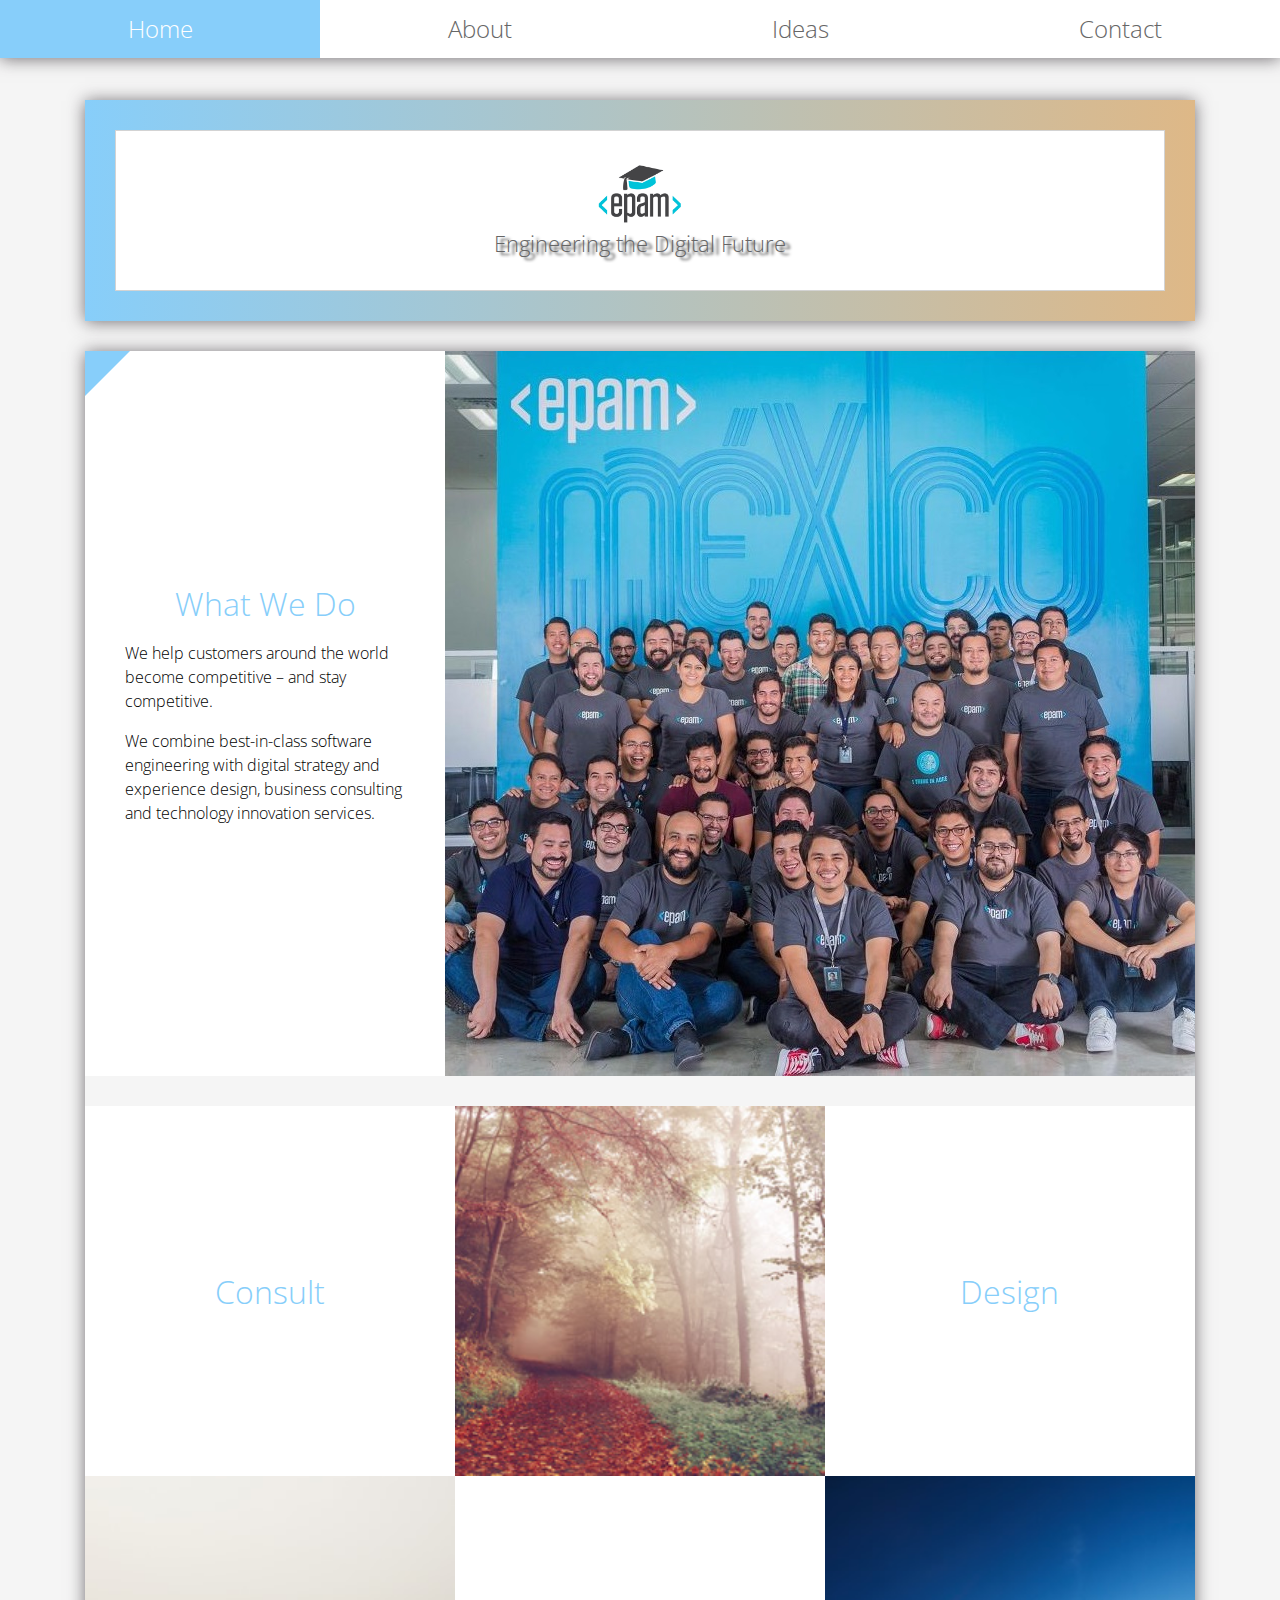
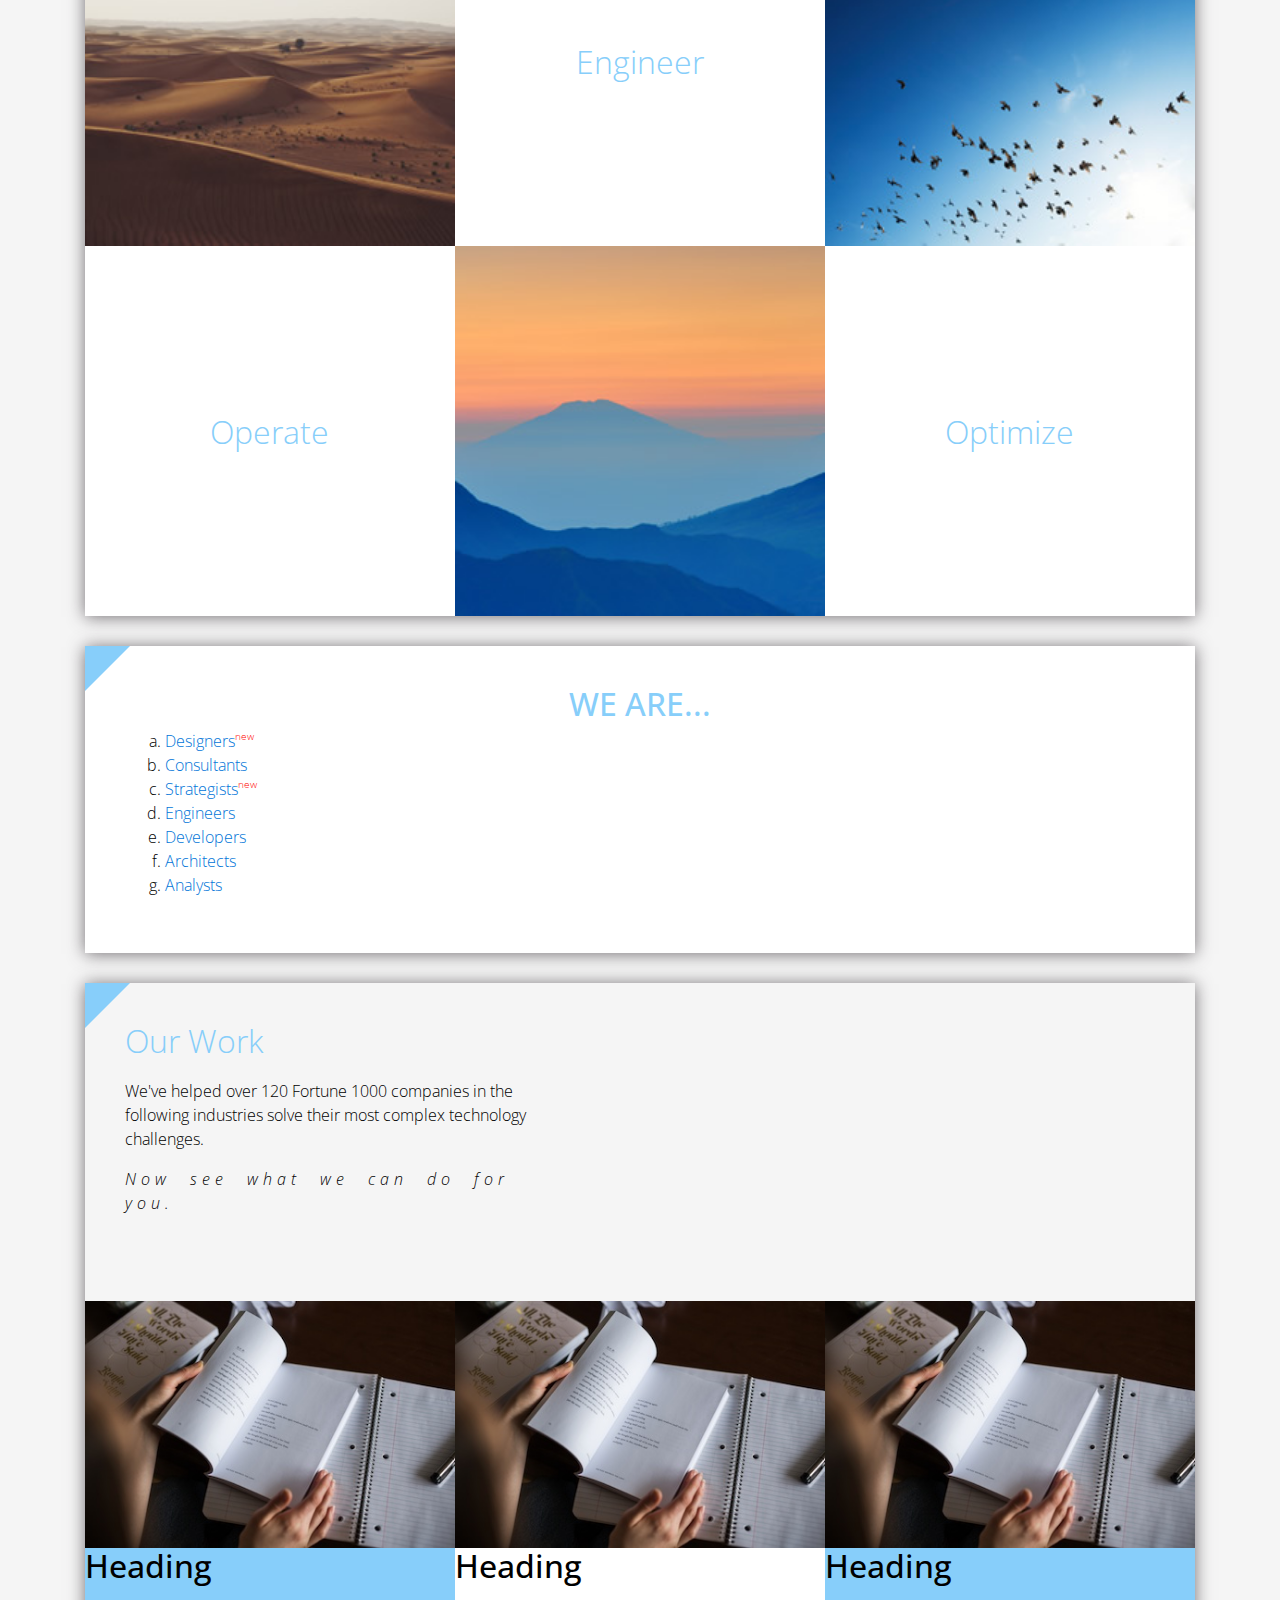
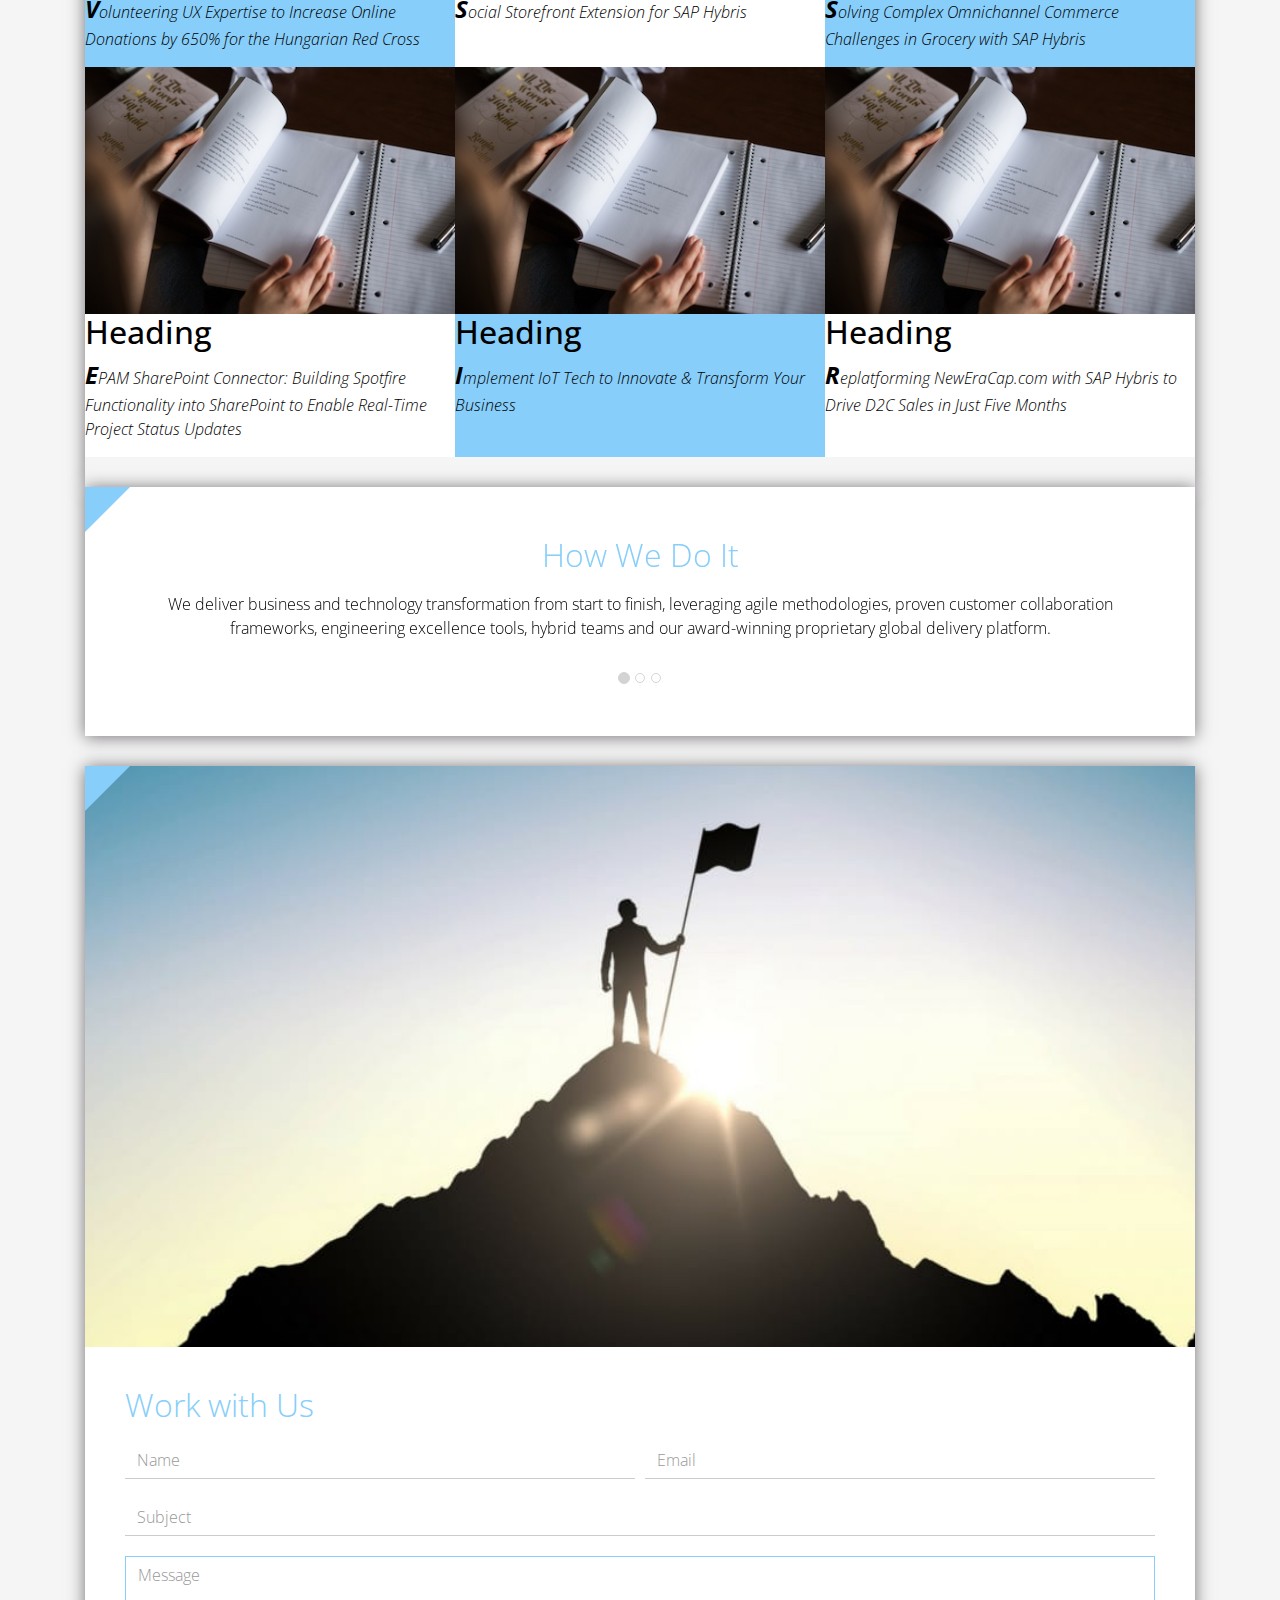
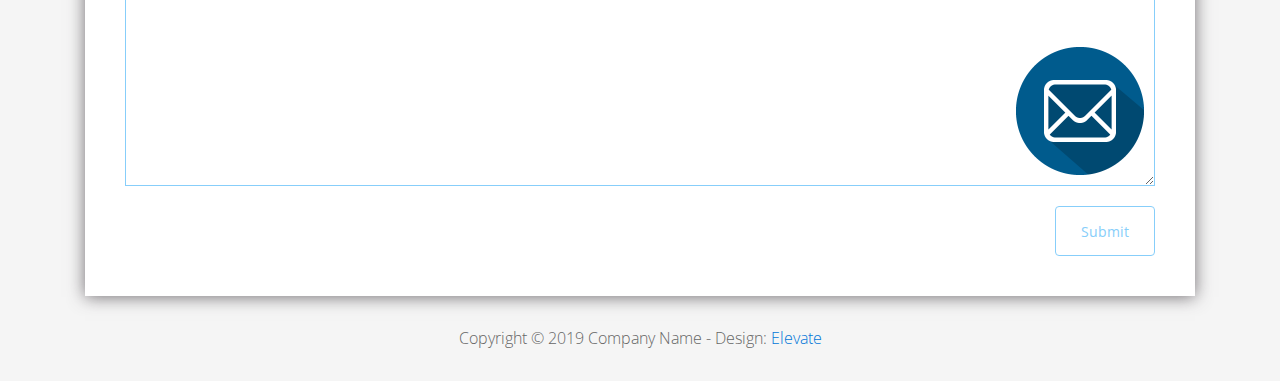
<file: FL12_HW2/homework/index.html>
<!DOCTYPE html>
<html lang="en">
<head>
  <meta charset="utf-8">
  <meta http-equiv="X-UA-Compatible" content="IE=edge">
  <meta name="viewport" content="width=device-width, initial-scale=1">

  <title>CSS Basics HW</title>



  <!-- load stylesheets -->
  <link rel="stylesheet" href="http://fonts.googleapis.com/css?family=Open+Sans:300,400">
  <!-- Google web font "Open Sans" -->
  <link rel="stylesheet" href="css/bootstrap.min.css">
  <!-- Bootstrap style -->
  <link rel="stylesheet" href="css/general.css">
  <link rel="stylesheet" href="css/style.css">
  <!-- Templatemo style -->
</head>

<body>
<div class="container">

  <div class="tm-sidebar">
    <nav class="tm-main-nav">
      <ul>
        <li class="tm-nav-item"><a href="#home" class="tm-nav-item-link">Home</a></li>
        <li class="tm-nav-item"><a href="#about" class="tm-nav-item-link">About</a></li>
        <li class="tm-nav-item"><a href="#ideas" class="tm-nav-item-link">Ideas</a></li>
        <li class="tm-nav-item"><a href="#contact" class="tm-nav-item-link">Contact</a></li>
      </ul>
    </nav>
  </div>

  <div class="tm-main-content">

    <div id="home" class="tm-content-box tm-content-header margin-b-10">
      <div class="tm-banner">
        <div class="tm-banner-inner">
          <img src="img/epam_logo.png" width="100" alt="">
          <p class="tm-banner-text">Engineering the Digital Future</p>
        </div>
      </div>
    </div>

    <section>
      <div class="tm-content-box flex-2-col">

        <div class="padding-medium flex-item tm-team-description-container flex-item">
          <h2 class="tm-section-title">What We Do</h2>
          <p class="tm-section-description">We help customers around the world become competitive – and stay competitive.</p>
          <p class="tm-section-description"> We combine best-in-class software engineering with digital strategy and experience design, business consulting and technology innovation services.</p>
        </div>
        <div class="flex-item tm-team-img">
          <img src="img/epam-mexico.jpg" alt="epam-mexico">
        </div>

      </div>

      <div id="about" class="tm-content-box">

        <ul class="boxes gallery-container">
          <li class="box box-bg">
            <h2 class="tm-section-title tm-section-title-box tm-box-bg-title">Consult</h2>
          </li>
          <li class="box">
            <a href="img/idea-large-01.jpg">
              <img src="img/idea-01.jpg" alt="Image" class="img-fluid thumbnail box-img">
            </a>
          </li>
          <li class="box box-bg">
            <h2 class="tm-section-title tm-section-title-box tm-box-bg-title">Design</h2>
          </li>
          <li class="box">
            <a href="img/idea-large-02.jpg">
              <img src="img/idea-02.jpg" alt="Image" class="img-fluid thumbnail box-img">
            </a>
          </li>
          <li class="box box-bg">
            <h2 class="tm-section-title tm-section-title-box tm-box-bg-title">Engineer</h2>
          </li>
          <li class="box">
            <a href="img/idea-large-03.jpg">
              <img src="img/idea-03.jpg" alt="Image" class="img-fluid thumbnail box-img">
            </a>
          </li>
          <li class="box box-bg">
            <h2 class="tm-section-title tm-section-title-box tm-box-bg-title">Operate</h2>
          </li>
          <li class="box">
            <a href="img/idea-large-04.jpg">
              <img src="img/idea-04.jpg" alt="Image" class="img-fluid thumbnail box-img">
            </a>
          </li>
          <li class="box box-bg">
            <h2 class="tm-section-title tm-section-title-box tm-box-bg-title">Optimize</h2>
          </li>
        </ul>

      </div>

    </section>

    <!-- slider -->
    <section class="heading tm-content-box">
      <div class="padding-medium">
        <h2> WE ARE...</h2>
        <ol>
          <li><a href="index.html" class="text">Designers</a></li>
          <li><a href="index.html">Consultants</a></li>
          <li><a href="#" class="text">Strategists</a></li>
          <li><a href="#">Engineers</a></li>
          <li><a href="#">Developers</a></li>
          <li><a href="#">Architects</a></li>
          <li><a href="#">Analysts</a></li>
        </ol>
      </div>
    </section>

    <section class="blocks">
      <div class="padding-medium flex-item tm-team-description-container">
        <h2 class="tm-section-title">Our Work</h2>
        <p class="tm-section-description">We've helped over 120 Fortune 1000 companies in the following industries solve their most complex technology challenges. </p>
        <p class="tm-section-description"> Now see what we can do for you.</p>
      </div>
      <div class="tm-content-box flex-2-col">
      </div>
      <div  class="tm-content-box">
        <ul class="boxes gallery-container">
          <li class="box box-work">
            <img src="img/study.jpeg" alt="Image" class="img-fluid">
            <div>
              <h2>Heading</h2>
              <p>Volunteering UX Expertise to Increase Online Donations by 650% for the Hungarian Red Cross</p>
            </div>
          </li>
          <li class="box box-work">
            <img src="img/study.jpeg" alt="Image" class="img-fluid">
            <div>
              <h2>Heading</h2>
              <p>Social Storefront Extension for SAP Hybris</p>
            </div>
          </li>
          <li class="box box-work">
            <img src="img/study.jpeg" alt="Image" class="img-fluid">
            <div>
              <h2>Heading</h2>
              <p>Solving Complex Omnichannel Commerce Challenges in Grocery with SAP Hybris</p>
            </div>
          </li>
          <li class="box box-work">
            <img src="img/study.jpeg" alt="Image" class="img-fluid">
            <div>
              <h2>Heading</h2>
              <p>EPAM SharePoint Connector: Building Spotfire Functionality into SharePoint to Enable Real-Time Project Status Updates</p>
            </div>
          </li>
          <li class="box box-work">
            <img src="img/study.jpeg" alt="Image" class="img-fluid">
            <div>
              <h2>Heading</h2>
              <p>Implement IoT Tech to Innovate &amp; Transform Your Business</p>
            </div>
          </li>
          <li class="box box-work">
            <img src="img/study.jpeg" alt="Image" class="img-fluid">
            <div>
              <h2>Heading</h2>
              <p>Replatforming NewEraCap.com with SAP Hybris to Drive D2C Sales in Just Five Months</p>
            </div>
          </li>
        </ul>

      </div>
    </section>

    <section id="ideas">
      <div id="tmCarousel" class="carousel slide tm-content-box" data-ride="carousel">

        <ol class="carousel-indicators">
          <li data-target="#tmCarousel" data-slide-to="0" class="active"></li>
          <li data-target="#tmCarousel" data-slide-to="1" class=""></li>
          <li data-target="#tmCarousel" data-slide-to="2" class=""></li>
        </ol>

        <div class="carousel-inner" role="listbox">

          <div class="carousel-item active">
            <div class="carousel-content">
              <div class="flex-item">
                <h2 class="tm-section-title">How We Do It</h2>
                <p class="tm-section-description carousel-description">We deliver business and technology transformation from start to finish, leveraging agile methodologies, proven customer collaboration frameworks, engineering excellence tools, hybrid teams and our award-winning proprietary global delivery platform.</p>
              </div>
            </div>
          </div>

          <div class="carousel-item">
            <div class="carousel-content">
              <div class="flex-item">
                <h2 class="tm-section-title">Our Clients</h2>
                <p class="tm-section-description carousel-description">Lorem ipsum dolor sit amet,
                  consectetur adipiscing elit. Quisque vel nisi pharetra nibh varius pharetra ac
                  sagittis nisi. Etiam pharetra vestibulum hendrerit. Pellentesque interdum metus
                  sed massa rutrum.</p>
              </div>
            </div>
          </div>

          <div class="carousel-item">
            <div class="carousel-content">
              <div class="flex-item">
                <h2 class="tm-section-title">Our Projects</h2>
                <p class="tm-section-description carousel-description">Donec ex libero, fringilla
                  vitae purus sit amet, rhoncus pharetra lorem. Pellentesque id sem id lacus
                  ultricies vehicula. Aliquam rutrum mi non. Pellentesque interdum metus sed massa
                  rutrum.</p>
              </div>
            </div>
          </div>

        </div>

      </div>
    </section>

    <section class="tm-content-box">
      <img src="img/contact-us.jpg" alt="Contact image" class="img-fluid img-contact-us">

      <div id="contact" class="padding-medium">
        <h2 class="tm-section-title">Work with Us</h2>
        <form action="#contact" method="get" class="contact-form">

          <div class="form-group col-xs-12 col-sm-12 col-md-6 col-lg-6 form-group-2-col-left">
            <input type="text" id="contact_name" name="contact_name" class="form-control"
                   placeholder="Name" required/>
          </div>
          <div class="form-group col-xs-12 col-sm-12 col-md-6 col-lg-6 form-group-2-col-right mandatory-field">
            <input type="email" id="contact_email" name="contact_email" class="form-control"
                   placeholder="Email" required/>
          </div>
          <div class="form-group">
            <input type="text" id="contact_subject" name="contact_subject" class="form-control"
                   placeholder="Subject" required/>
          </div>
          <div class="form-group">
            <textarea id="contact_message" name="contact_message" class="form-control" rows="9"
                      placeholder="Message" required></textarea>
          </div>

          <button type="submit" class="btn btn-primary submit-btn">Submit</button>

        </form>
      </div>
    </section>

    <footer class="tm-footer">
      <p class="text-xs-center">Copyright &copy; 2019 Company Name

        - Design: <a rel="nofollow" href="http://www.templatemo.com/tm-481-elevate"
                     target="_parent">Elevate</a></p>
    </footer>

  </div>

</div>

</body>
</html>
</file>
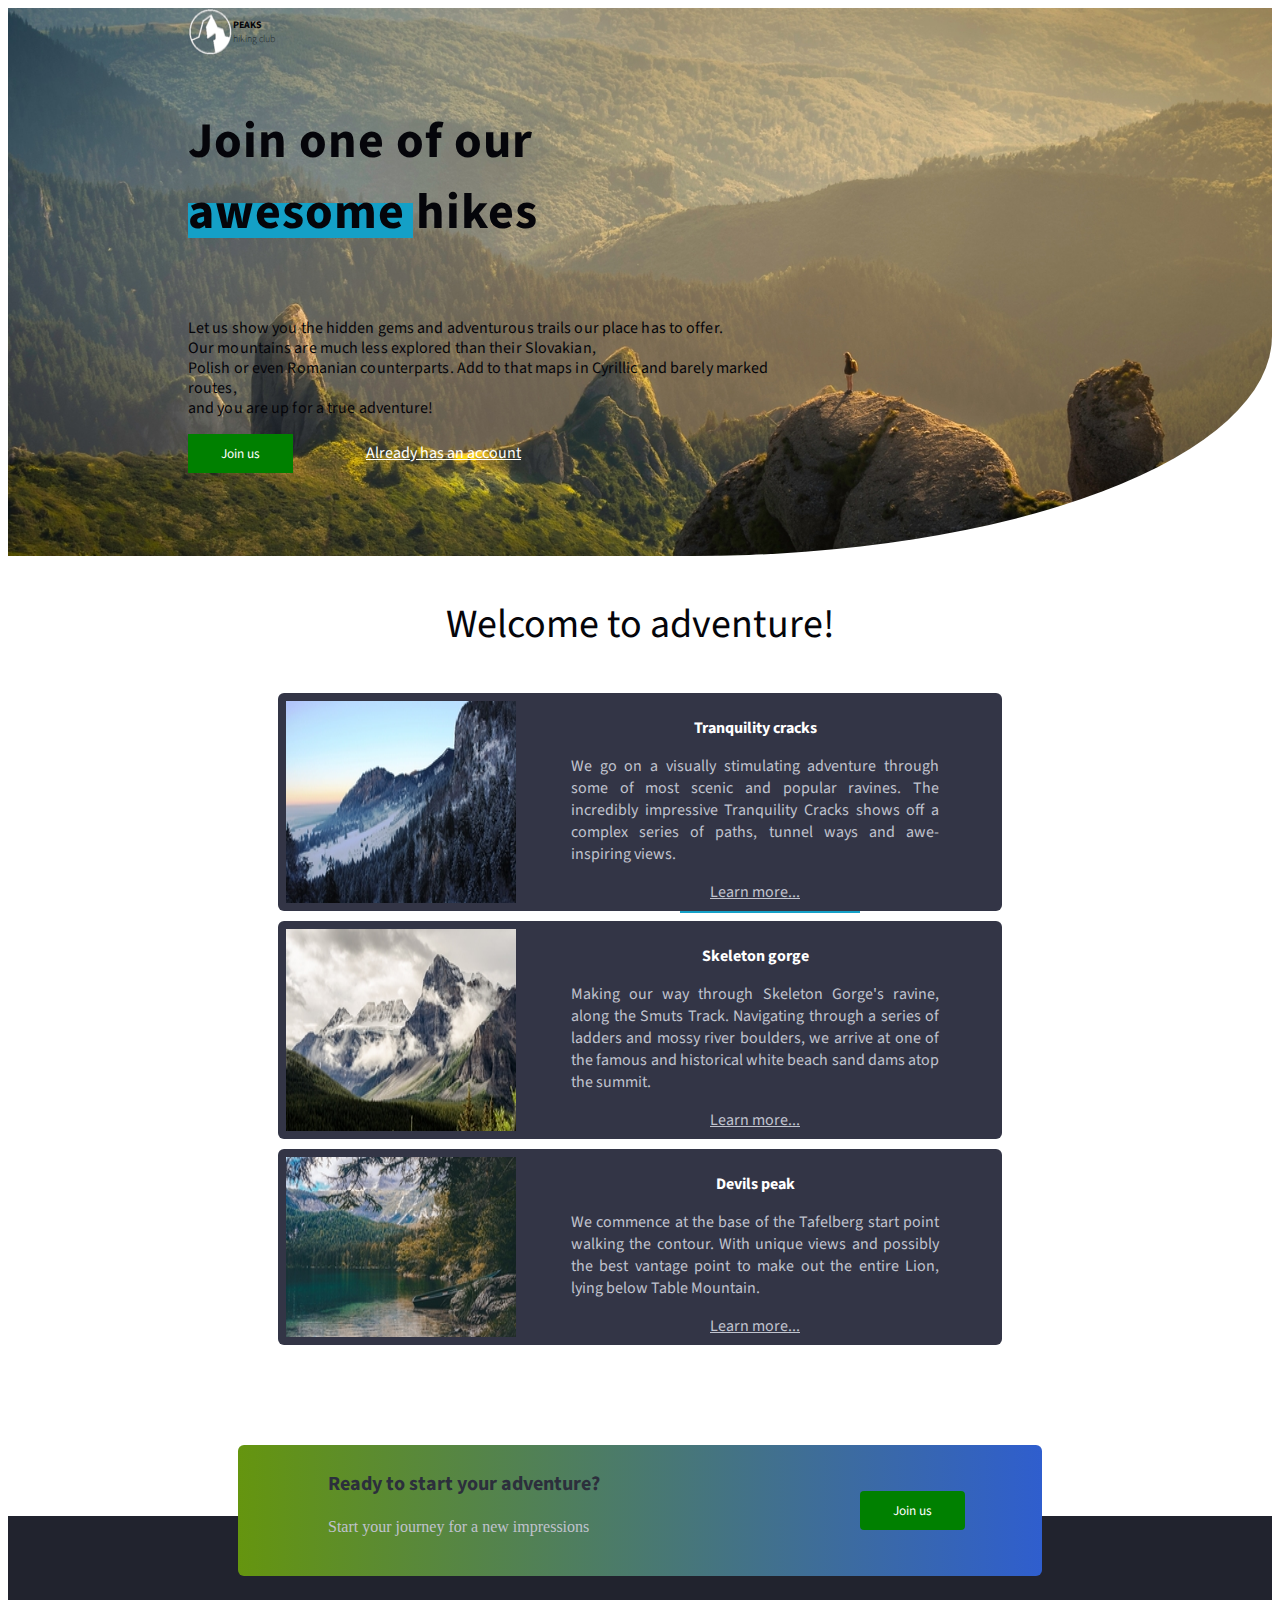
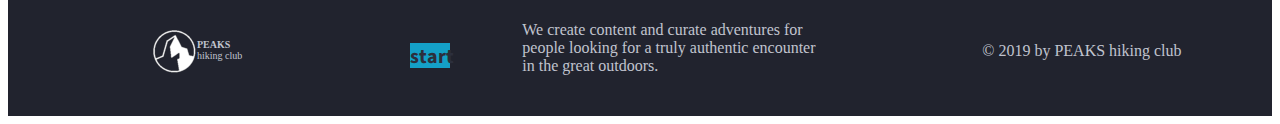
<file: FL12_HW3/homework/index.html>
<!DOCTYPE html>
<html lang="en">

<head>
    <meta charset="UTF-8">
    <meta name="viewport" content="width=device-width, initial-scale=1.0">
    <meta http-equiv="X-UA-Compatible" content="ie=edge">
    <link href="https://fonts.googleapis.com/css?family=Hind:400,600%7CSource+Sans+Pro:400,600,700%7CFresca"
          rel="stylesheet"/>

    <!-- Styles should be switched here: -->

    <link rel="stylesheet" type="text/css" href="css/style1.css">
    <!--     <link rel="stylesheet" type="text/css" href="css/style2.css">-->

    <title>PEAKS hiking club</title>
</head>

<body>
<header class="header">
    <div class="header-wrap">
        <div class="landing-logo">
            <img src="img/m-logo.png" alt="logo"/>
            <p>PEAKS<span>hiking club</span></p>
        </div>
        <p class="header_heading">
            Join one of our awesome hikes
        </p>
        <p class="header_text">
            Let us show you the hidden gems and adventurous trails our place has to offer.
            Our mountains are much less explored than their Slovakian,
            Polish or even Romanian counterparts. Add to that maps in Cyrillic and barely marked routes,
            and you are up for a true adventure!
        </p>
        <div>
            <button class="header_button">Join us</button>
            <a href="#" class="login">Already has an account</a>
        </div>
    </div>
</header>
<main class="section">
    <p class="section_text">
        Welcome to adventure!
    </p>
    <div class="section_card_wrap">
        <div class="section_card">
            <img class="section_card_img"
                 src="img/m-1.jpg"
                 alt="experts"/>
            <div class="	">
                <p class="section_card_heading">
                    Tranquility cracks
                </p>
                <p class="section_card_text">
                    We go on a visually stimulating adventure through some of most scenic and popular ravines.
                    The incredibly impressive Tranquility Cracks shows off a complex series of paths, tunnel ways and
                    awe-inspiring views.
                </p>
                <a href="#" class="section_link">Learn more...</a>
            </div>
        </div>
        <div class="section_card">
            <img class="section_card_img"
                 src="img/m-2.jpg"
                 alt="content formats"/>
            <div class="section_card_right_container">
                <p class="section_card_heading">
                    Skeleton gorge
                </p>
                <p class="section_card_text">
                    Making our way through Skeleton Gorge's ravine, along the Smuts Track.
                    Navigating through a series of ladders and mossy river boulders, we arrive at one of the famous and
                    historical white beach sand dams atop the summit.
                </p>
                <a href="#" class="section_link">Learn more...</a>
            </div>
        </div>
        <div class="section_card">
            <img class="section_card_img"
                 src="img/m-3.jpg"
                 alt="certificate"/>
            <div class="section_card_right_container">
                <p class="section_card_heading">
                    Devils peak
                </p>
                <p class="section_card_text">
                    We commence at the base of the Tafelberg start point walking the contour.
                    With unique views and possibly the best vantage point to make out the entire Lion, lying below Table
                    Mountain.
                </p>
                <a href="#" class="section_link">Learn more...</a>
            </div>
        </div>
    </div>
    <div class="section_banner">
        <div class="section_banner_text_wrap">
            <p class="section_banner_heading">
                Ready to start your adventure?
            </p>
            <p class="section_banner_text">
                Start your journey for a new impressions
            </p>
        </div>
        <button class="section_banner_button">Join us</button>
    </div>
</main>
<footer class="footer">
    <div class="footer-wrap">
        <div class="footer_logo landing-logo">
            <img src="img/m-logo.png" alt="logo"/>
            <p>PEAKS<span>hiking club</span></p>
        </div>
        <p class="footer_text">
            We create content and curate adventures for people looking for a truly authentic encounter in the great
            outdoors.
        </p>
        <span class="footer-cr">
          &copy; 2019 by PEAKS hiking club
        </span>
    </div>
</footer>
</body>

</html>
</file>
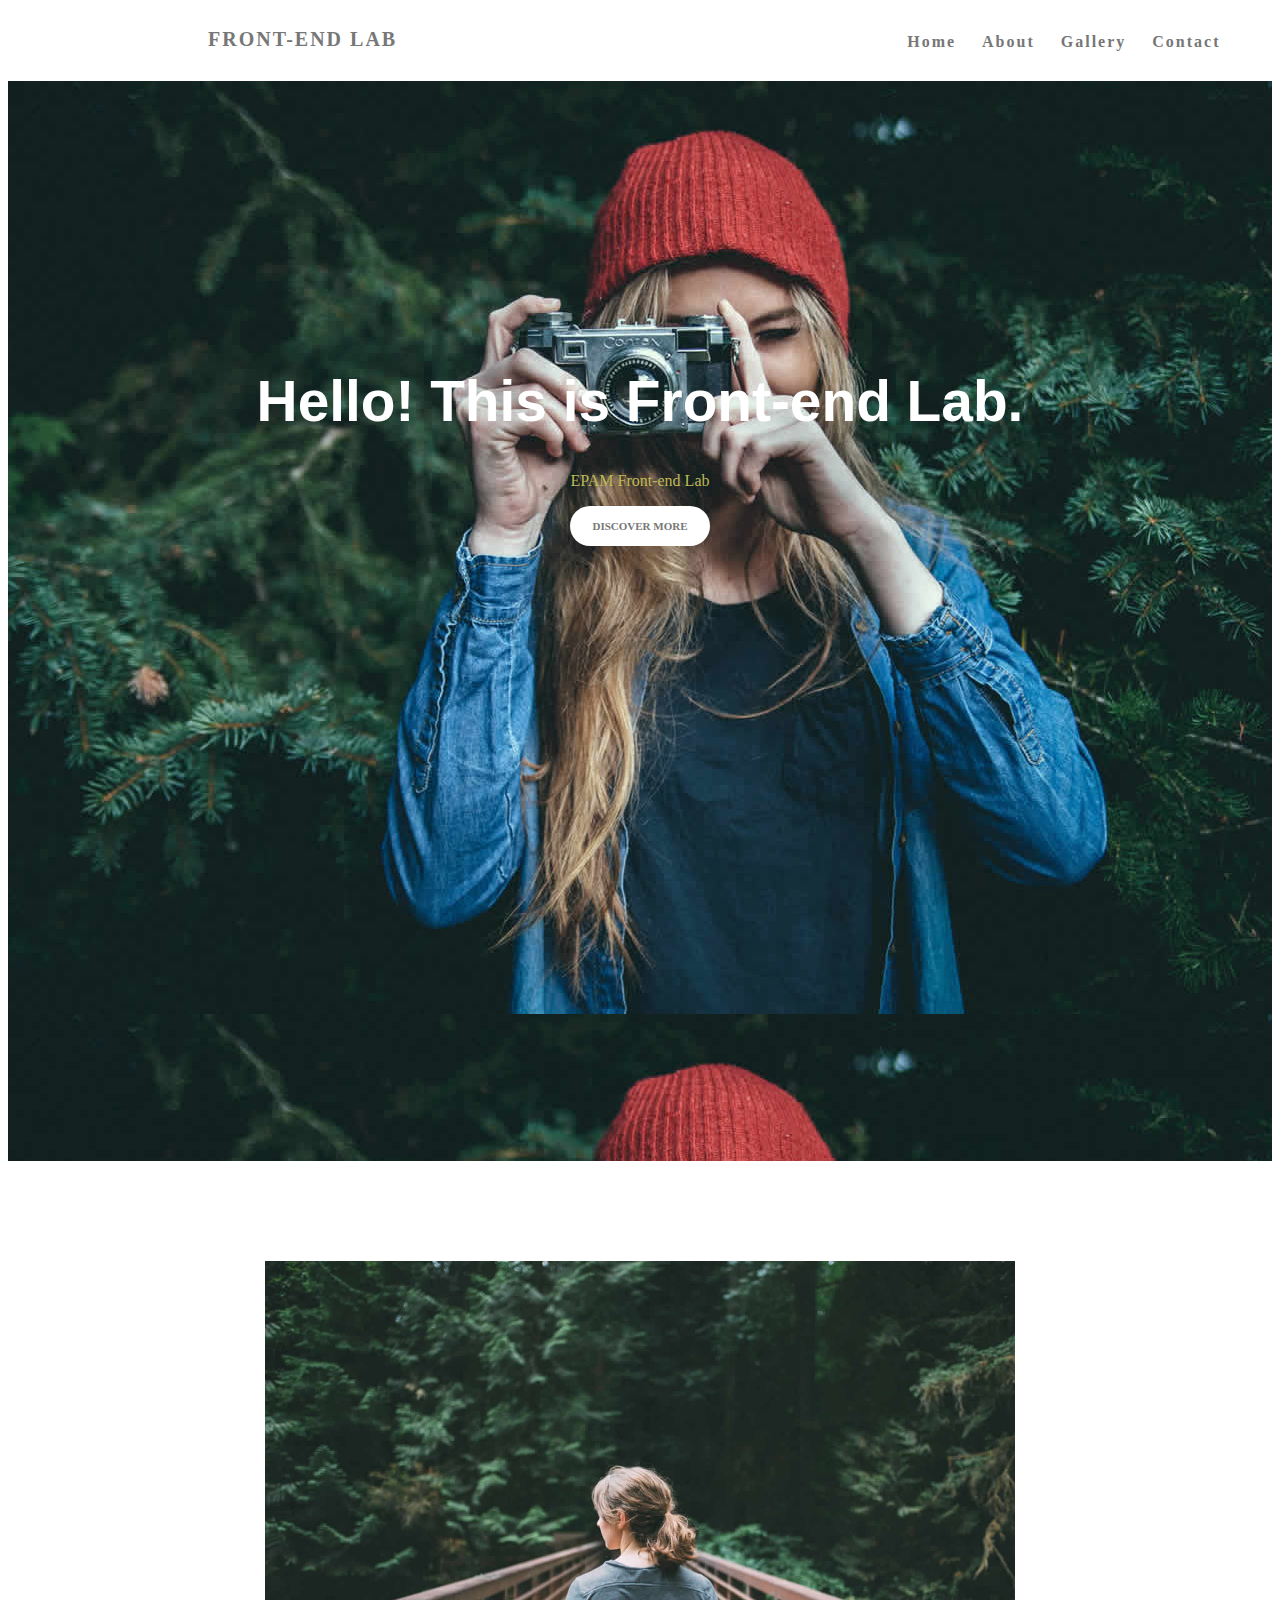
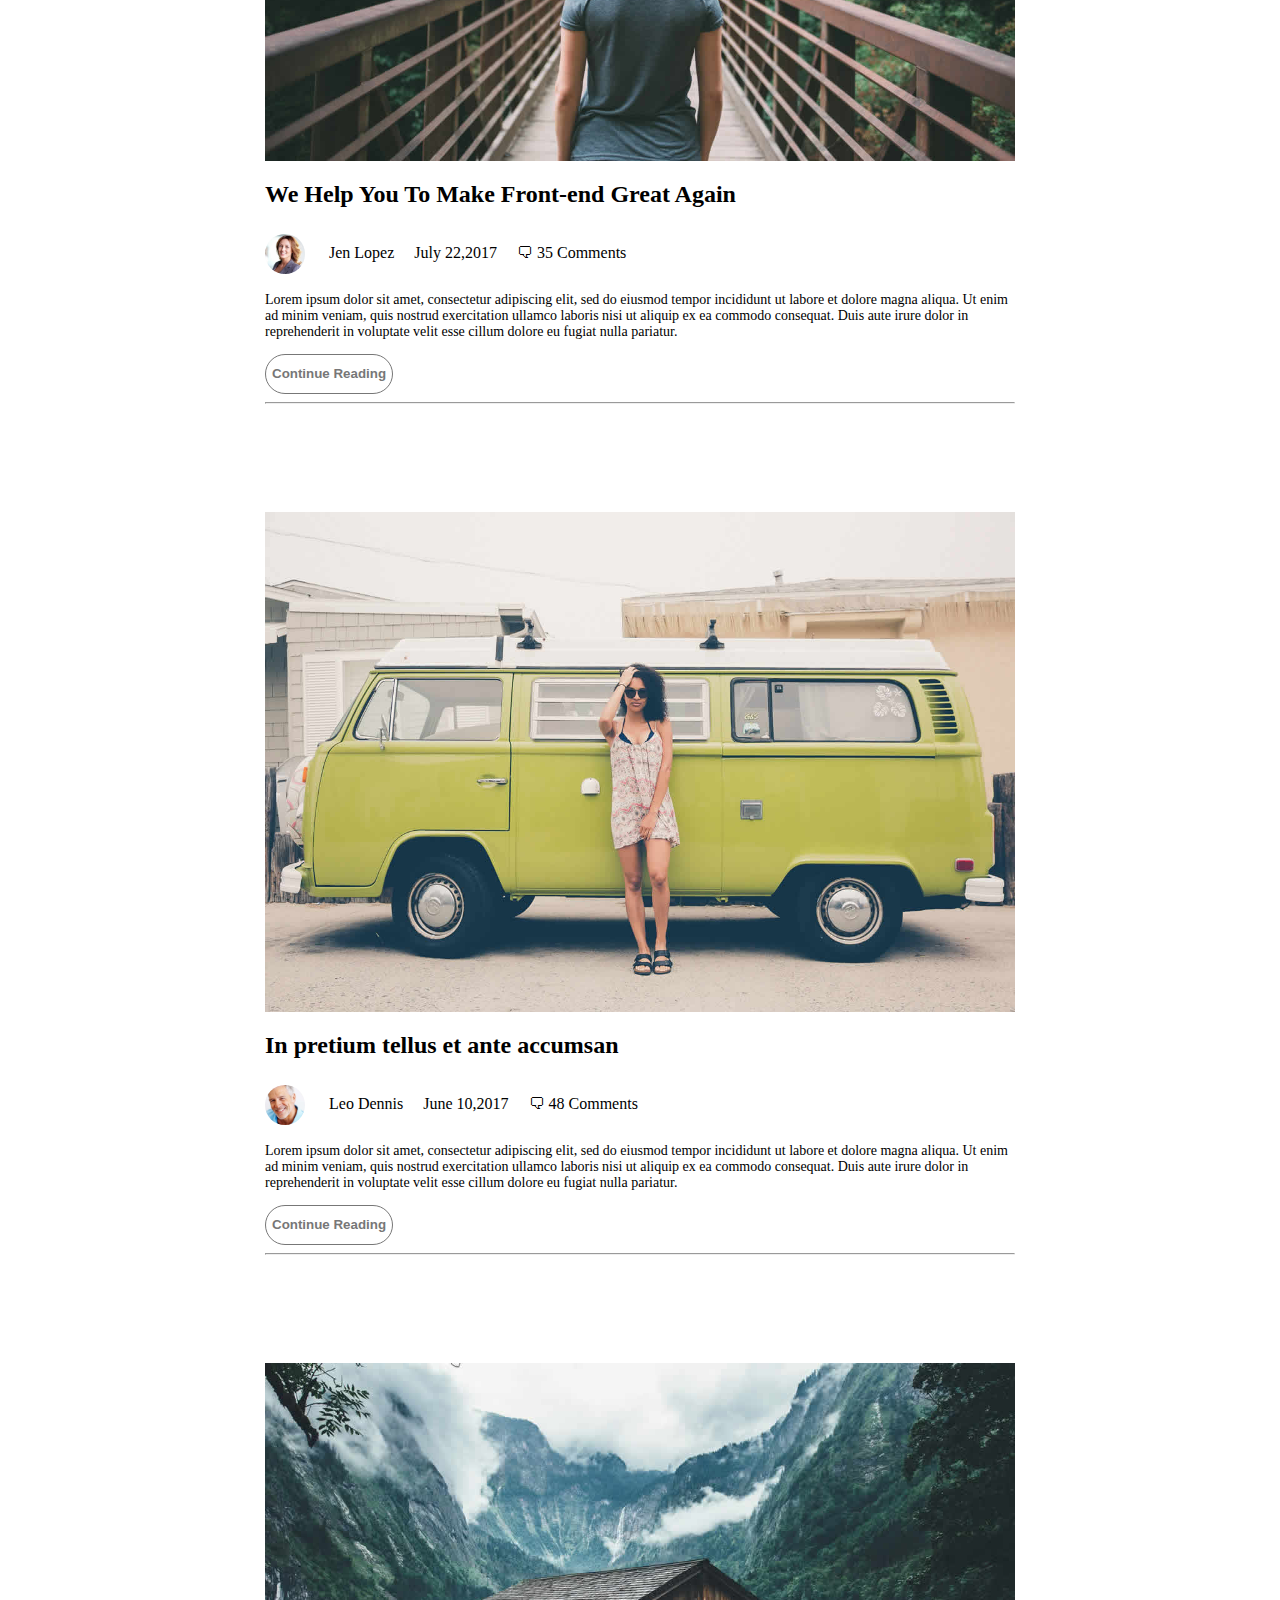
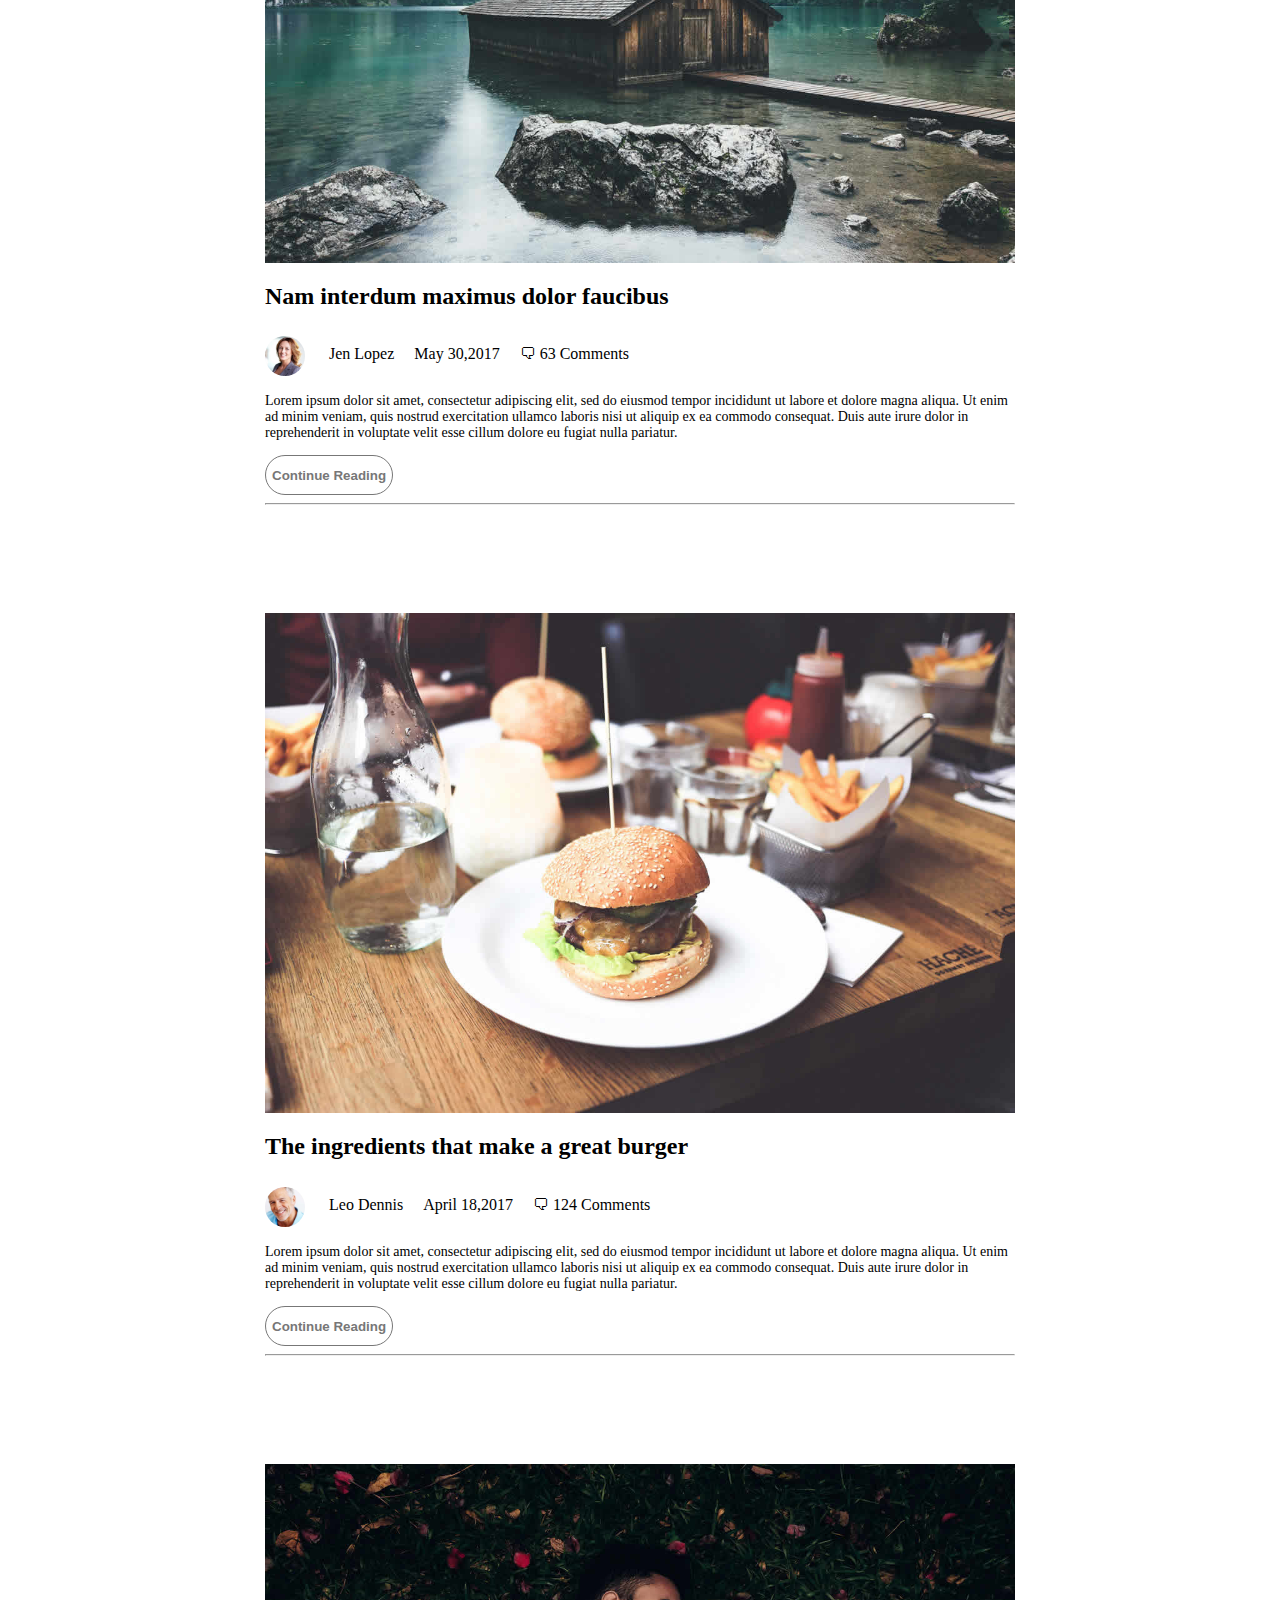
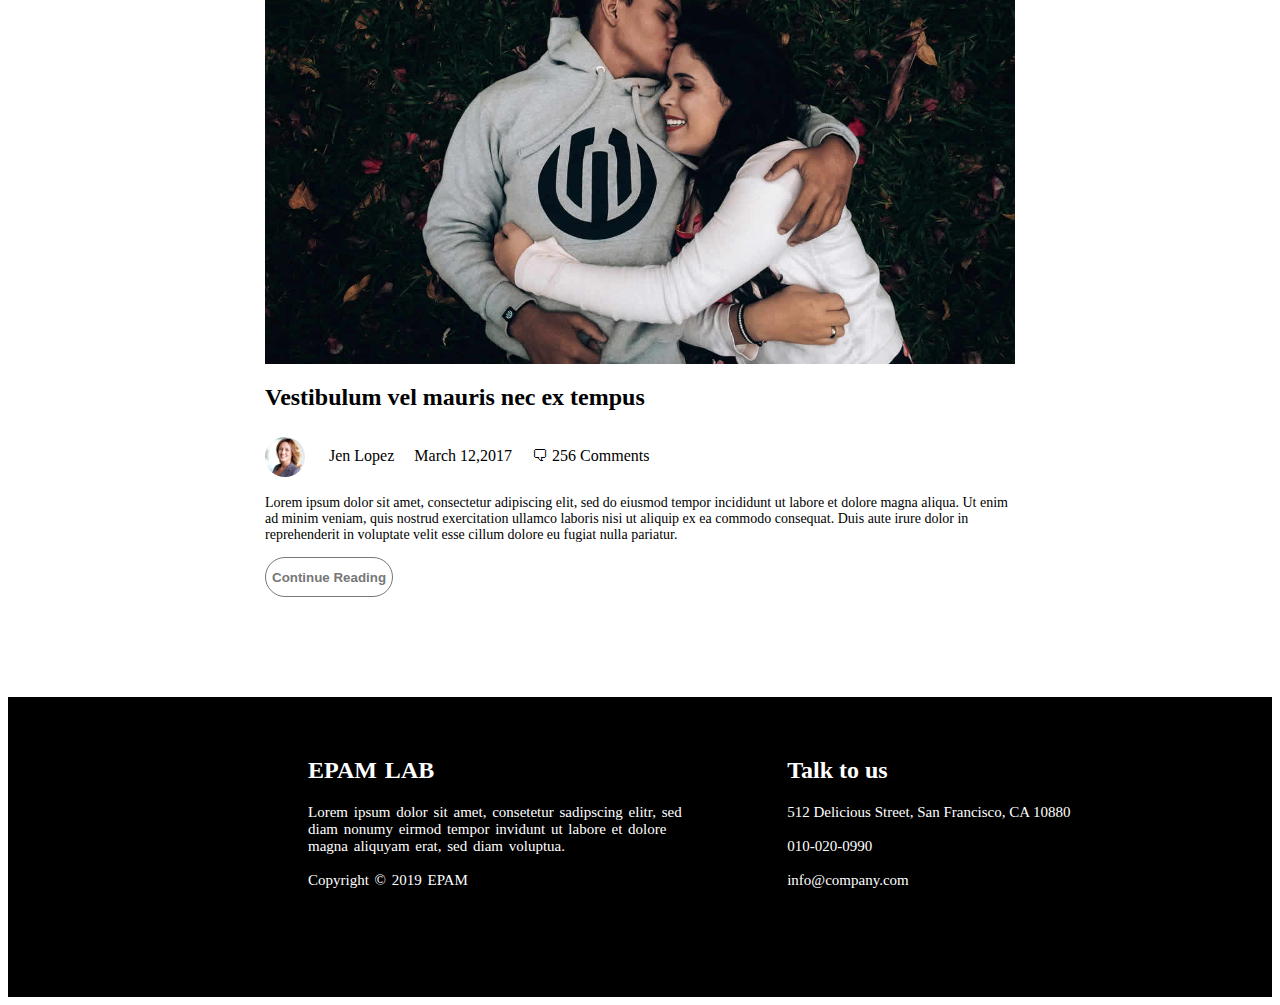
<file: FL12_HW4/homework/index.html>
<!DOCTYPE html>
<html lang="zxx">
<head>
	<meta charset="utf-8">
	<title>FRONT-END LAB</title>
	<link rel="stylesheet" type="text/css" href="css/style.css">
</head>
<body>
	<header>
		<div class="header">
			<p class="fr">FRONT-END LAB</p>
			<nav class="navigation">
				<a class="link" href="#">Home</a>	
				<a class="link" href="#About">About</a>
				<a class="link" href="#Gallery">Gallery</a>
				<a class="link" href="#Contact">Contact</a>
			</nav>
		</div>
	</header>

	<main>
		<div class="PH"><a id="About" ></a>
			<div class="text_on_photo">
				<h1>Hello! This is Front-end Lab.</h1>
				<p class="text1">EPAM Front-end Lab</p>
				<button>DISCOVER MORE</button>
			</div>	
		</div>
		<div class="content"><a id="Gallery"></a>
				<img class="photo1" src="img/blog-image1.jpg" alt="BLOG">
				<div class="under_photo">
					<h2>We Help You To Make Front-end Great Again</h2	>
					<img class="photo2" src="img/author-image1.jpg" 	alt="author1">
					<div class="comments">
						<p>Jen Lopez</p>
						<p>July 22,2017</p>
						<p> &#128488; 35 Comments</p>
					</div>
					<div class="com">
						<p>
							Lorem ipsum dolor sit amet, consectetur adipiscing elit, sed do eiusmod tempor incididunt ut labore et dolore magna aliqua. Ut enim ad minim veniam, quis nostrud exercitation ullamco laboris nisi ut aliquip ex ea commodo consequat. Duis aute irure dolor in reprehenderit in voluptate velit esse cillum dolore eu fugiat nulla pariatur.
						</p>
					</div>
					<button class="button2">Continue Reading</button>

					<hr class="hr">
				</div>
				<img class="photo1" src="img/blog-image2.jpg" alt="BLOG2">
				<div class="under_photo">
					<h2>In pretium tellus et ante accumsan
					</h2>
					<img class="photo2" src="img/author-image2.jpg" alt="author2">
					<div class="comments">
						<p>Leo Dennis</p>
						<p>June 10,2017</p>
						<p> &#128488; 48 Comments</p>
					</div>
					<div class="com">
						<p>
							Lorem ipsum dolor sit amet, consectetur adipiscing elit, sed do eiusmod tempor incididunt ut labore et dolore magna aliqua. Ut enim ad minim veniam, quis nostrud exercitation ullamco laboris nisi ut aliquip ex ea commodo consequat. Duis aute irure dolor in reprehenderit in voluptate velit esse cillum dolore eu fugiat nulla pariatur.
						</p>
					</div>
					<button class="button2">Continue Reading</button>

					<hr class="hr">
				</div>
				<img class="photo1" src="img/blog-image3.jpg" alt="BLOG3">
				<div class="under_photo">
					<h2>Nam interdum maximus dolor faucibus
					</h2>
					<img class="photo2" src="img/author-image1.jpg" alt="author3">
					<div class="comments">
						<p>Jen Lopez</p>
						<p>May 30,2017</p>
						<p> &#128488; 63 Comments</p>
					</div>
					<div class="com">
						<p>
							Lorem ipsum dolor sit amet, consectetur adipiscing elit, sed do eiusmod tempor incididunt ut labore et dolore magna aliqua. Ut enim ad minim veniam, quis nostrud exercitation ullamco laboris nisi ut aliquip ex ea commodo consequat. Duis aute irure dolor in reprehenderit in voluptate velit esse cillum dolore eu fugiat nulla pariatur.
						</p>
					</div>
					<button class="button2">Continue Reading</button>

					<hr class="hr">
				</div>
				<img class="photo1" src="img/blog-image4.jpg" alt="BLOG4">
				<div class="under_photo">
					<h2>The ingredients that make a great burger</h2>
					<img class="photo2" src="img/author-image2.jpg" alt="author4">
					<div class="comments">
						<p>Leo Dennis</p>
						<p>April 18,2017</p>
						<p> &#128488; 124 Comments</p>
					</div>
					<div class="com">
						<p>
							Lorem ipsum dolor sit amet, consectetur adipiscing elit, sed do eiusmod tempor incididunt ut labore et dolore magna aliqua. Ut enim ad minim veniam, quis nostrud exercitation ullamco laboris nisi ut aliquip ex ea commodo consequat. Duis aute irure dolor in reprehenderit in voluptate velit esse cillum dolore eu fugiat nulla pariatur.
						</p>
					</div>
					<button class="button2">Continue Reading</button>

					<hr class="hr">
				</div>
				<img class="photo1" src="img/blog-image5.jpg" alt="BLOG5">
				<div class="under_photo">
					<h2>Vestibulum vel mauris nec ex tempus</h2>
					<img class="photo2" src="img/author-image1.jpg" alt="author5">
					<div class="comments">
						<p>Jen Lopez</p>
						<p>March 12,2017</p>
						<p> &#128488; 256 Comments</p>
					</div>
					<div class="com">
						<p>
							Lorem ipsum dolor sit amet, consectetur adipiscing elit, sed do eiusmod tempor incididunt ut labore et dolore magna aliqua. Ut enim ad minim veniam, quis nostrud exercitation ullamco laboris nisi ut aliquip ex ea commodo consequat. Duis aute irure dolor in reprehenderit in voluptate velit esse cillum dolore eu fugiat nulla pariatur.
						</p>
					</div>
					<button class="button2">Continue Reading</button>

					
				</div>
			
		</div>
	</main>
	<footer class="footer">
		<div class="footer_wrap">
			<a id="Contact"></a>
			<div class="column1">
				<h2>EPAM LAB</h2>
				<p>Lorem ipsum dolor sit amet, consetetur sadipscing elitr, sed diam nonumy eirmod tempor invidunt ut labore et dolore magna aliquyam erat, sed diam voluptua.
				<br><br>	
				Copyright © 2019 EPAM
				</p>
			</div>
			<div class="column2">
				<h2>Talk to us</h2>
				<p>512 Delicious Street, San Francisco, CA 10880<br><br>
				010-020-0990<br><br>
				info@company.com</p>
			</div>
		</div>
		
	</footer>
</body>
</html>
</file>
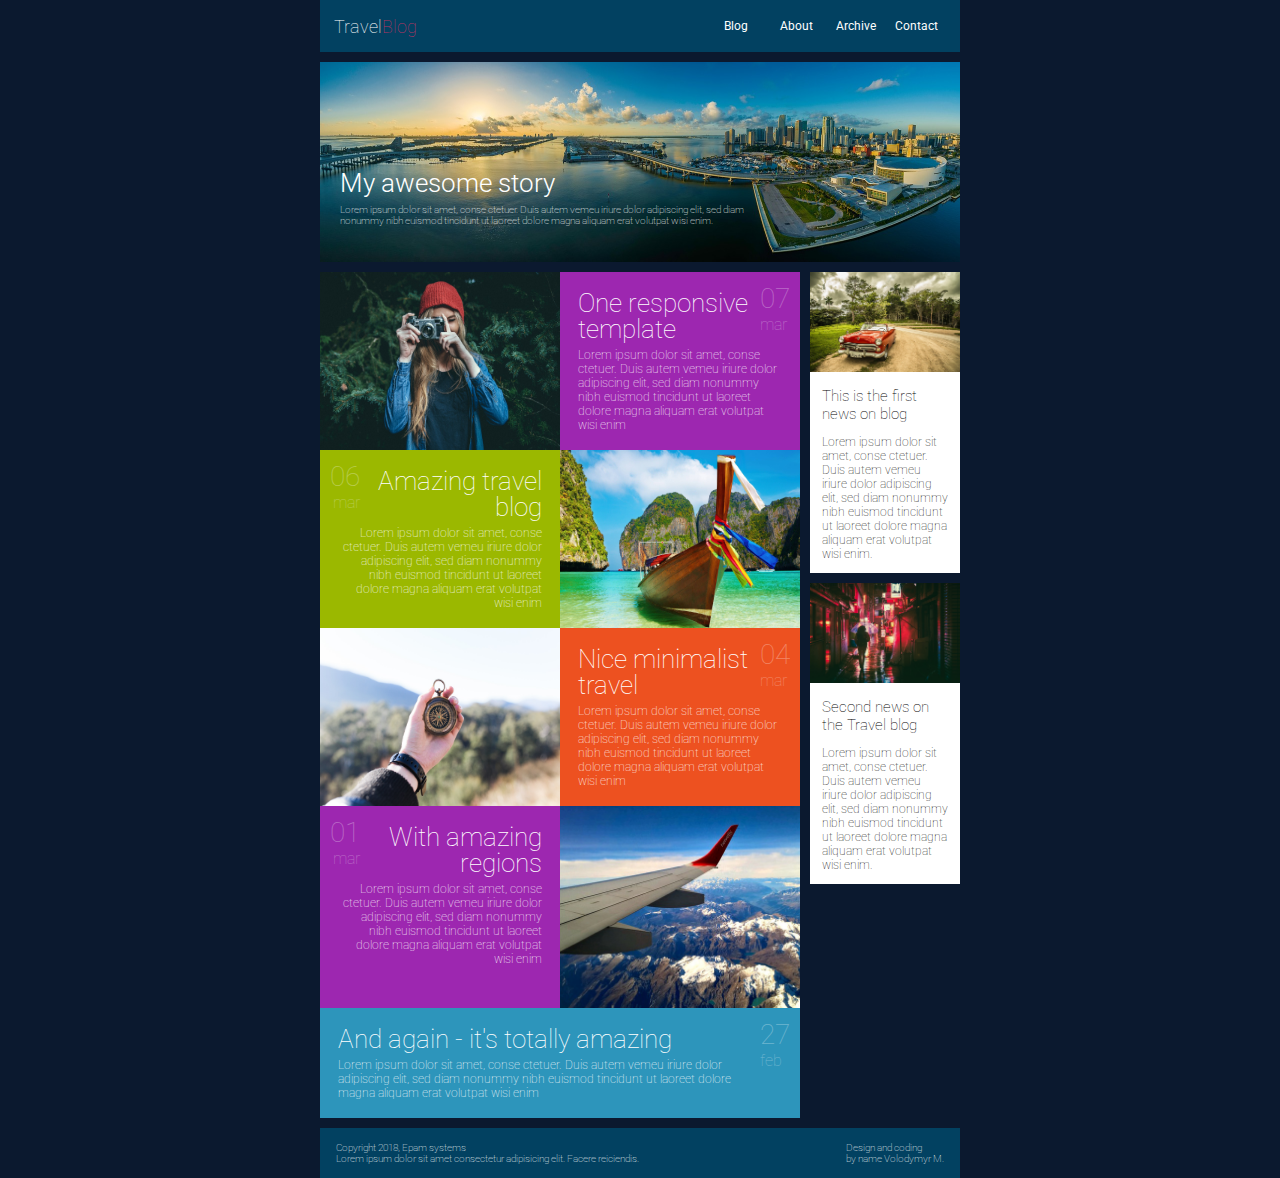
<file: FL12_HW5/homework/index.html>
<!DOCTYPE html>
<html lang="zxx">
<head>
  <meta charset="UTF-8">
  <meta name="viewport" content="width=device-width, initial-scale=1.0">
  <meta http-equiv="X-UA-Compatible" content="ie=edge">
  <link rel="stylesheet" href="css/styles.css">
  <link href='https://fonts.googleapis.com/css?family=Roboto:400,100,300,700&subset=latin,latin-ext' rel='stylesheet' type='text/css'>      
  <title>Responsive</title>
</head>
<body>
  <div class="container">

    <nav class="nav">
      <div class="nav_mob">
        <span></span>
        <span></span>
        <span></span>
      </div>
      <div>
          <a href="/" class="logo">Travel<span>Blog</span></a>
      </div>
      <div class="navigation">
          <a href="#" class="nav_link">Blog</a>
          <a href="#" class="nav_link">About</a>
          <a href="#" class="nav_link">Archive</a>
          <a href="#" class="nav_link">Contact</a>
      </div>
    </nav>
    <header class="header">
      <h1 class="h1">My awesome story</h1>
      <p class="header_text">
        Lorem ipsum dolor sit amet, conse ctetuer. Duis autem vemeu iriure dolor adipiscing elit, sed diam nonummy nibh euismod tincidunt ut laoreet dolore magna aliquam erat volutpat wisi enim.
      </p>
    </header>
    <main class="main">
      <div class="main_content">
        <section class="post-1">
          <img src="img/post1.jpg" alt="post-photo">
          <div class="post_text">
            <h2>One responsive template</h2>
            <p>Lorem ipsum dolor sit amet, conse ctetuer. Duis autem vemeu iriure dolor adipiscing elit, sed diam nonummy nibh euismod tincidunt ut laoreet dolore magna aliquam erat volutpat wisi enim</p>
            <div class="date1">
              <div class="date_num">07</div>
              <div class="date_month">mar</div>
            </div>
          </div>
        </section>
        <section class="post-2">
          <img src="img/post2.jpg" alt="post-photo">
          <div class="post_text">
            <h2>Amazing travel blog</h2>
            <p>Lorem ipsum dolor sit amet, conse ctetuer. Duis autem vemeu iriure dolor adipiscing elit, sed diam nonummy nibh euismod tincidunt ut laoreet dolore magna aliquam erat volutpat wisi enim</p>
            <div class="date2">
              <div class="date_num">06</div>
              <div class="date_month">mar</div>
            </div>
          </div>
        </section>
        <section class="post-3">
          <img src="img/post3.jpg" alt="post-photo">
          <div class="post_text">
            <h2>Nice minimalist travel</h2>
            <p>Lorem ipsum dolor sit amet, conse ctetuer. Duis autem vemeu iriure dolor adipiscing elit, sed diam nonummy nibh euismod tincidunt ut laoreet dolore magna aliquam erat volutpat wisi enim</p>
            <div class="date1">
              <div class="date_num">04</div>
              <div class="date_month">mar</div>
            </div>
          </div>
        </section>
        <section class="post-4">
          <img src="img/post4.jpg" alt="post-photo">
          <div class="post_text">
            <h2>With amazing regions</h2>
            <p>Lorem ipsum dolor sit amet, conse ctetuer. Duis autem vemeu iriure dolor adipiscing elit, sed diam nonummy nibh euismod tincidunt ut laoreet dolore magna aliquam erat volutpat wisi enim</p>
            <div class="date2">
              <div class="date_num">01</div>
              <div class="date_month">mar</div>
            </div>
          </div>
        </section>
        <section class="post-5">
            <div class="post_text">
              <h2>And again - it's totally amazing</h2>
              <p>Lorem ipsum dolor sit amet, conse ctetuer. Duis autem vemeu iriure dolor adipiscing elit, sed diam nonummy nibh euismod tincidunt ut laoreet dolore magna aliquam erat volutpat wisi enim</p>
              <div class="date1">
                <div class="date_num">27</div>
                <div class="date_month">feb</div>
              </div>
            </div>
        </section>
      </div>
      <aside class="aside">
        <section class="aside_post">
          <img src="img/news1.jpg" alt="news">
          <h2 class="aside_title">This is the first news on blog</h2>
          <p class="aside_text">Lorem ipsum dolor sit amet, conse ctetuer. Duis autem vemeu iriure dolor adipiscing elit, sed diam nonummy nibh euismod tincidunt ut laoreet dolore magna aliquam erat volutpat wisi enim.</p>
        </section>
        <section class="aside_post">
            <img src="img/news2.jpg" alt="news">
            <h2 class="aside_title">Second news on the Travel blog</h2>
            <p class="aside_text">Lorem ipsum dolor sit amet, conse ctetuer. Duis autem vemeu iriure dolor adipiscing elit, sed diam nonummy nibh euismod tincidunt ut laoreet dolore magna aliquam erat volutpat wisi enim.</p>
        </section>
      </aside>
    </main>
    <footer class="footer">
      <div class="footer_1">
        Copyright 2018, Epam systems <br>
        Lorem ipsum dolor sit amet consectetur adipisicing elit. Facere reiciendis.
      </div>
      <div class="footer_2">
        Design and coding <br>
        by name Volodymyr M.
      </div>
    </footer>
  </div>
</body>
</html>
</file>
<file: FL12_HW2/homework/css/general.css>
/* 

please don't edit this styles

*/

h2.tm-section-title {
    color: lightskyblue;
}

a:focus {
    color: #666;
    outline: 0
}

ul {
    padding: 0;
    margin: 0
}

body {
    background-color: #f5f5f5;
    color: #000;
    font-family: 'Open Sans', Helvetica, Arial, sans-serif;
    font-size: 16px;
    font-weight: 300;
    padding-top: 30px;
    overflow-x: hidden
}

section:before {
    position: absolute;
    z-index: 1
}

.box,
.tm-content-box,
.tm-main-nav {
    background-color: #fff
}

.tm-sidebar {
    z-index: 10;
    position: fixed;
    left: 0;
    right: 0;
    top: 0;
    width: 100%;
}

.tm-sidebar ul{
    margin: 0px;
    display: flex;
}

.tm-main-nav {
    font-size: 1.5em;
    text-align: center
}

.tm-nav-item {
    list-style: none;
    width: 100%;
}

.tm-nav-item-link {
    border: 1px solid transparent;
    color: #666;
    display: block;
    padding: 10px;
    width: 100%;
    -webkit-transition: all .3s ease;
    transition: all .3s ease
}

.carousel-indicators li,
.tm-banner-inner {
    border: 1px solid lightgrey
}


.tm-nav-item-link.active,
.tm-nav-item-link:hover {
    color: #666;
    text-decoration: none;
}

.tm-nav-item-link:focus {
    text-decoration: none
}

.tm-banner-text,
.tm-banner-title,
.tm-section-title {
    color: #666;
    font-weight: 300;
    margin: 0
}

.tm-section-title {
    margin-bottom: 20px
}

.tm-section-title-box {
    margin-bottom: 0
}

.tm-banner-title {
    font-size: 3.3em;
    letter-spacing: 2px;
    text-transform: uppercase
}

.tm-main-content {
    padding-top: 70px;
}

.tm-content-box {
    overflow: hidden;
    margin-bottom: 30px
}

.padding-medium {
    padding: 40px
}

.tm-banner {
    padding: 30px
}

.tm-banner-inner {
    padding: 30px 0;
    height: 100%;
    text-align: center;
    display: flex;
    -webkit-box-orient: vertical;
    -webkit-box-direction: normal;
    -webkit-flex-direction: column;
    -ms-flex-direction: column;
    flex-direction: column;
    -webkit-box-align: center;
    -webkit-align-items: center;
    -ms-flex-align: center;
    align-items: center;
    -webkit-box-pack: center;
    -webkit-justify-content: center;
    -ms-flex-pack: center;
    justify-content: center
}

.tm-banner-inner img{
    width: 120px;
}

.tm-banner-text {
    font-size: 1.4em
}

.boxes,
.tm-box-bg-title {
    display: -webkit-box;
    display: -webkit-flex;
    display: -ms-flexbox
}

/*.flex-item {*/
    /*-webkit-box-flex: 0 1 auto;*/
    /*-webkit-flex: 0 1 auto;*/
    /*-ms-flex: 0 1 auto;*/
    /*flex: 0 1 auto*/
/*}*/

.section-description {
    line-height: 1.8;
    margin-bottom: 25px
}

.section-description:last-child {
    margin-bottom: 0
}

.tm-team-description-container {
    max-width: 500px
}

.tm-team-info {
    display: flex
}

.box {
    list-style: none;
    width: 33.3333%;
    height: auto;
}

.box-bg {
    position: relative
}

.box-img {
    width: 100%;
}

.tm-box-bg-title {
    position: absolute;
    top: 0;
    right: 0;
    bottom: 0;
    left: 0;
    display: flex;
    -webkit-box-align: center;
    -webkit-align-items: center;
    -ms-flex-align: center;
    align-items: center;
    -webkit-box-pack: center;
    -webkit-justify-content: center;
    -ms-flex-pack: center;
    justify-content: center
}

.boxes {
    display: flex;
    -webkit-flex-wrap: wrap;
    -ms-flex-wrap: wrap;
    flex-wrap: wrap
}

.gallery-container a {
    cursor: -webkit-zoom-in;
    cursor: zoom-in
}

.carousel {
    position: relative;
    height: auto;
    padding: 50px 50px 80px;
    text-align: center
}

.carousel-indicators {
    bottom: 30px
}

.carousel-content {
    color: #000;
    display: -webkit-box;
    display: -webkit-flex;
    display: -ms-flexbox;
    display: flex;
    -webkit-box-align: center;
    -webkit-align-items: center;
    -ms-flex-align: center;
    align-items: center
}

.carousel-indicators .active {
    background-color: lightgrey
}

.contact-form {
    overflow: hidden
}

.form-control {
    border-radius: 0;
    font-size: 1em
}

.form-control:focus {
    border-color: lightgrey;
    box-shadow: inset 0 1px 1px rgba(0, 0, 0, .075), 0 0 8px rgba(153, 153, 153, .45)
}

.form-group {
    margin-bottom: 20px
}

.form-group-2-col-left {
    padding-left: 0;
    padding-right: 5px
}

.form-group-2-col-right {
    padding-right: 0;
    padding-left: 5px
}

.mandatory-field:after {
    position: absolute;
    top: 0;
    right: 7px
}

.carousel-inner>.carousel-item>a>img, .carousel-inner>.carousel-item>img, .img-contact-us {
    width: 100%;
}

.tm-footer {
    color: #666;
    padding-bottom: 15px
}
</file>
<file: FL12_HW2/homework/css/style.css>
.tm-nav-item-link:hover{
	background-color: lightskyblue;
	color: #fff;
}

.tm-banner{
	background: linear-gradient(to right, lightskyblue, burlywood)
}

.tm-banner-inner{
	background: white
}

.tm-banner-text{
	animation:move 3s;
	-webkit-animation:move 3s;
}

.tm-banner-text{
	text-shadow:5px 3px 3px #333;
}

@keyframes move{
	from{
		margin-left:200px;
	}
	to{
		margin-right:0px;
	}
}

.flex-item{
	float:right;
	margin:0 0 0 0;
}

.flex-2-col h2{
	text-align:center;
}
.flex-2-col{
	display:flex;
	align-items:center;
}

.tm-box-bg-title:hover{
	background-color: lightgrey;
	color: lightskyblue;
}

.heading h2{
	text-align: center;
	color: lightskyblue;
}

.padding-medium ol{
	list-style-type: lower-alpha;
}

.heading li:hover::before{
	content: ">";
}
.text:after{
	content:"new";
	color:red;
	font-size:10px;
	font-weight:20px;
	vertical-align: top;
}

.blocks p:nth-child(3) {
	word-spacing: 10px;
	letter-spacing: 5px;
	font-style: italic;
}

.blocks {
	display:inline-grid;
}

.box-work:nth-child(odd){
	background-color: lightskyblue;
}
.box p{
	font-style: italic;
}

.box p:first-letter{
	font-weight: bold; ;
	font-size: 150% ;
}

.tm-section-description p{
	line-height: 30px;
	text-indent: 25px;
}

section,
  #home,
  .tm-sidebar {
    box-shadow: 0 0.9px 1em rgba(61, 55, 61, 0.7);
  }

#contact_name:focus,
#contact_email:focus,
#contact_subject:focus,
{
	color: #55595c;
	background-color: lightskyblue;
}

#contact input{
	border-top:none;
	border-right:none;
	border-left:none;
}

#contact textarea {
    border: 1px solid lightskyblue;
    background-size: 3%;
    background: url(../img/email-icon.png) right 10px bottom 10px no-repeat;
  }

input:hover{
	background-color: lightskyblue;
}

section::before {
   content: "";
   border-right: 45px solid transparent;
   border-top: 45px solid lightskyblue;
  }

.submit-btn {
	border-color: lightskyblue;
	background-color: #fff;
	color: lightskyblue;
	float: right;
	height: 50px;
	width: 100px;
	font-size: 14px;
}
</file>
<file: FL12_HW3/homework/css/style1.css>
body {
  background-color: fff; }
  body header {
    background: url(../img/m-h-day.jpg);
    height: 500px;
    width: auto;
    background-size: 100%;
    border-radius: 0 0 580px/220px 0;
    padding-bottom: 3em;
    background-position: center -190px;
    background-repeat: no-repeat; }
    body header .landing-logo, body header .footer .footer-wrap .footer_logo, body .footer .footer-wrap header .footer_logo {
      display: flex;
      flex-direction: row;
      font-size: 10px; }
    body header .header-wrap {
      margin-left: 180px;
      font-family: 'Source Sans Pro', sans-serif; }
    body header .landing-logo p span {
      display: block;
      font-weight: 100;
      color: #05050a; }
    body header .landing-logo p {
      font-weight: bold;
      color: #05050a; }
    body header .landing-logo {
      font-weight: 500;
      font-family: 'Source Sans Pro', sans-serif; }
    body header .header_heading {
      font-family: 'Source Sans Pro', sans-serif;
      font-size: 50px;
      font-weight: bold;
      z-index: 1;
      position: relative;
      color: #05050a;
      width: 500px;
      letter-spacing: 1px; }
      body header .header_heading::after {
        position: absolute;
        content: '';
        background-color: #14a0c7;
        width: 225px;
        bottom: 10px;
        height: 35px;
        left: 0;
        z-index: -1; }
    body header .header_text {
      font-family: 'Source Sans Pro', sans-serif;
      margin-right: 500px;
      letter-spacing: 0.1px;
      line-height: 20px;
      color: #05050a;
      white-space: pre-line; }
    body header a {
      margin-left: 70px;
      color: #fff;
      font-family: 'Source Sans Pro', sans-serif; }
    body header button {
      border: 0;
      background-color: green;
      color: white;
      padding: 10px 33px;
      font-family: 'Source Sans Pro', sans-serif; }
  body .section_text {
    text-align: center;
    font-family: 'Source Sans Pro', sans-serif;
    font-size: 40px;
    color: #05050a; }
    body .section_text::after {
      position: absolute;
      content: '';
      background-color: #14a0c7;
      width: 180px;
      bottom: -13px;
      height: 35px;
      left: 680px;
      z-index: -1; }
  body .section_card {
    display: flex;
    background-color: #333546;
    margin-left: 270px;
    margin-bottom: 10px;
    margin-right: 270px;
    padding: 8px;
    border-radius: 6px; }
  body .section_card_wrap {
    text-align: center;
    color: #fff;
    font-family: 'Source Sans Pro', sans-serif; }
    body .section_card_wrap a {
      color: #c0c3ce;
      font-family: 'Source Sans Pro', sans-serif; }
  body .section_card_text {
    color: #c0c3ce;
    font-family: 'Source Sans Pro', sans-serif;
    text-align: justify;
    padding-left: 55px;
    padding-right: 55px; }
  body .section_card_heading {
    font-weight: 700;
    color: white;
    font-family: 'Source Sans Pro', sans-serif;
    text-align: center; }
  body .section_banner {
    text-align: center;
    background: linear-gradient(to right, #65950f, #2f5ece);
    margin-top: 100px;
    margin-left: 230px;
    margin-right: 230px;
    border-radius: 6px;
    display: flex;
    flex-direction: row;
    align-items: center;
    z-index: 1; }
  body .section_banner_heading {
    padding-top: 5px;
    width: inherit;
    margin-left: 90px;
    text-align: left;
    font-weight: bold;
    font-size: 20px;
    font-family: 'Source Sans Pro', sans-serif;
    color: #2c2f3c; }
    body .section_banner_heading::after {
      position: absolute;
      content: 'start';
      background-color: #14a0c7;
      width: 40px;
      bottom: -768px;
      height: 25px;
      left: 410px; }
  body .section_banner_text {
    margin-left: 90px;
    text-align: left;
    color: #c0c3ce;
    margin-bottom: 40px; }
  body .section_banner_button {
    border: 0;
    background-color: green;
    color: white;
    display: flex;
    vertical-align: middle;
    padding: 10px 33px;
    width: auto;
    font-family: 'Source Sans Pro', sans-serif;
    border-radius: 4px;
    margin-left: 260px; }
  body .footer {
    background-color: #21232e;
    position: relative;
    z-index: -1;
    margin-top: -60px;
    display: flex;
    flex-direction: row;
    color: #c0c3ce;
    height: 200px; }
    body .footer .footer-wrap {
      display: flex;
      align-items: center;
      justify-content: space-between; }
      body .footer .footer-wrap header .landing-logo, body header .footer .footer-wrap .landing-logo, body .footer .footer-wrap .footer_logo {
        display: inline-flex;
        flex-direction: row;
        font-size: 10px;
        margin-top: 70px; }
      body .footer .footer-wrap .landing-logo p span {
        display: flex;
        font-weight: 100; }
      body .footer .footer-wrap .landing-logo p {
        font-weight: bold; }
      body .footer .footer-wrap .footer_text {
        display: inline-flex;
        width: 300px;
        margin-left: 280px;
        margin-top: 80px; }
      body .footer .footer-wrap .footer_logo {
        padding-left: 9rem;
        font-weight: 500; }
      body .footer .footer-wrap .footer-cr {
        display: inline-flex;
        margin-left: 160px;
        margin-top: 70px; }
</file>
<file: FL12_HW3/homework/css/style2.css>
body {
  background-color: #333546; }
  body header {
    background: url(../img/m-h-night.jpg);
    height: 500px;
    width: auto;
    background-size: 100%;
    border-radius: 0 0 580px/220px 0;
    padding-bottom: 3em;
    background-position: center -190px;
    background-repeat: no-repeat; }
    body header .landing-logo, body header .footer .footer-wrap .footer_logo, body .footer .footer-wrap header .footer_logo {
      display: flex;
      flex-direction: row;
      font-size: 10px; }
    body header .header-wrap {
      margin-left: 180px;
      font-family: 'Source Sans Pro', sans-serif; }
    body header .landing-logo p span {
      display: block;
      font-weight: 100;
      color: #fff; }
    body header .landing-logo p {
      font-weight: bold;
      color: #fff; }
    body header .landing-logo {
      font-weight: 500;
      font-family: 'Source Sans Pro', sans-serif; }
    body header .header_heading {
      font-family: 'Source Sans Pro', sans-serif;
      font-size: 50px;
      font-weight: bold;
      z-index: 1;
      position: relative;
      color: #fff;
      width: 500px;
      letter-spacing: 1px; }
      body header .header_heading::after {
        position: absolute;
        content: '';
        background-color: #ff4e33;
        width: 225px;
        bottom: 10px;
        height: 35px;
        left: 0;
        z-index: -1; }
    body header .header_text {
      font-family: 'Source Sans Pro', sans-serif;
      margin-right: 500px;
      letter-spacing: 0.1px;
      line-height: 20px;
      color: #fff;
      white-space: pre-line; }
    body header a {
      margin-left: 70px;
      color: #fff;
      font-family: 'Source Sans Pro', sans-serif; }
    body header button {
      border: 0;
      background-color: #e3ac00;
      color: white;
      padding: 10px 33px;
      font-family: 'Source Sans Pro', sans-serif; }
  body .section_text {
    text-align: center;
    font-family: 'Source Sans Pro', sans-serif;
    font-size: 40px;
    color: #fff; }
    body .section_text::after {
      position: absolute;
      content: '';
      background-color: #ff4e33;
      width: 180px;
      bottom: -13px;
      height: 35px;
      left: 680px;
      z-index: -1; }
  body .section_card {
    display: flex;
    background-color: #596380;
    margin-left: 270px;
    margin-bottom: 10px;
    margin-right: 270px;
    padding: 8px;
    border-radius: 6px; }
  body .section_card_wrap {
    text-align: center;
    color: #fff;
    font-family: 'Source Sans Pro', sans-serif; }
    body .section_card_wrap a {
      color: #c0c3ce;
      font-family: 'Source Sans Pro', sans-serif; }
  body .section_card_text {
    color: #c0c3ce;
    font-family: 'Source Sans Pro', sans-serif;
    text-align: justify;
    padding-left: 55px;
    padding-right: 55px; }
  body .section_card_heading {
    font-weight: 700;
    color: white;
    font-family: 'Source Sans Pro', sans-serif;
    text-align: center; }
  body .section_banner {
    text-align: center;
    background: linear-gradient(to right, #dea405, #922c52);
    margin-top: 100px;
    margin-left: 230px;
    margin-right: 230px;
    border-radius: 6px;
    display: flex;
    flex-direction: row;
    align-items: center;
    z-index: 1; }
  body .section_banner_heading {
    padding-top: 5px;
    width: inherit;
    margin-left: 90px;
    text-align: left;
    font-weight: bold;
    font-size: 20px;
    font-family: 'Source Sans Pro', sans-serif;
    color: #2c2f3d; }
    body .section_banner_heading::after {
      position: absolute;
      content: 'start';
      background-color: #ff4e33;
      width: 40px;
      bottom: -768px;
      height: 25px;
      left: 410px; }
  body .section_banner_text {
    margin-left: 90px;
    text-align: left;
    color: #c0c3ce;
    margin-bottom: 40px; }
  body .section_banner_button {
    border: 0;
    background-color: #e3ac00;
    color: white;
    display: flex;
    vertical-align: middle;
    padding: 10px 33px;
    width: auto;
    font-family: 'Source Sans Pro', sans-serif;
    border-radius: 4px;
    margin-left: 260px; }
  body .footer {
    background-color: #3b3f50;
    position: relative;
    z-index: -1;
    margin-top: -60px;
    display: flex;
    flex-direction: row;
    color: #c0c3ce;
    height: 200px; }
    body .footer .footer-wrap {
      display: flex;
      align-items: center;
      justify-content: space-between; }
      body .footer .footer-wrap header .landing-logo, body header .footer .footer-wrap .landing-logo, body .footer .footer-wrap .footer_logo {
        display: inline-flex;
        flex-direction: row;
        font-size: 10px;
        margin-top: 70px; }
      body .footer .footer-wrap .landing-logo p span {
        display: flex;
        font-weight: 100; }
      body .footer .footer-wrap .landing-logo p {
        font-weight: bold; }
      body .footer .footer-wrap .footer_text {
        display: inline-flex;
        width: 300px;
        margin-left: 280px;
        margin-top: 80px; }
      body .footer .footer-wrap .footer_logo {
        padding-left: 9rem;
        font-weight: 500; }
      body .footer .footer-wrap .footer-cr {
        display: inline-flex;
        margin-left: 160px;
        margin-top: 70px; }
</file>
<file: FL12_HW4/homework/css/style.css>
.PH {
	height:120vh;
	background-image: url(../img/home-bg.jpg);
	margin-top: 10px;
}

.header{
	white-space: nowrap;
	display: inline-flex;
	font-family:'Compound',serif;
	letter-spacing: 2px;
	font-weight: bold;
	color:#777;
}

.link{
	text-decoration: none;
	padding:0 10px 0 10px;
	color:#777;
}

.link:hover{
	color:#bfba55;
}

.fr{
	float:left;
	font-size: 20px;
	margin-left: 200px;
}

.navigation{
	margin-left: 500px;
	margin-top:25px;

}


h1{
	font-size: 3.55em;
	font-family: sans-serif;

}

.text_on_photo{
	color:white;
	text-align: center;
	padding-top: 250px;
}

.text_on_photo p{
	color: #bfba55;
}

.text_on_photo button{
	width:140px;
	height:40px;
	border-radius:20px;
	background-color: white;
	border:0;
	color:#777;
	font-weight: bold;
	font-family:serif;
	font-size:11px;
}

.photo1{
	margin-top: 100px;
	height:500px;
}

.content {
	display: flex;
	align-items: center;
	flex-direction: column;	
}

.content h2{
	text-align:left;
	
}

.under_photo{
	display:block;

}

.photo2{
	border-radius:250px;
	height:40px;
	
	vertical-align: middle;
}

.comments{
	display:inline-flex;
	flex-direction: row;
	text-indent: 20px;
}

.com{
	width:750px;
	font-size:14px;
	text-align:left;
}

.button2{
	height:40px;
	border-radius: 20px;
	border:0.5px solid #777;
	background-color:#FFFFFF;
	color:#777;
	font-family: 'Noto Sans', sans-serif;
	font-weight:bold;
}

#hr{
	margin-top: 50px;
}

.footer{
	margin-top: 100px;
	background-color:black;
	height:300px;
	width:100%;
}

.footer_wrap{
	display: block;
	align-items: center;
	flex-direction: row;
}

.column1{
	margin-top: 40px;
	color:white;
	width:30%;
	text-align:left;
	float:left;
	margin-left: 300px;
	font-weight:30;
	word-spacing: 2px;
}

.column2{
	margin-top: 40px;
	color:white;
	width:24%;
	text-align:left;
	float:left;
	margin-left:100px;
	font-weight:30;
}

.footer_wrap p{
	font-weight:100;
	font-size:15px;
}
</file>
<file: FL12_HW5/homework/css/styles.css>
body {
  font-family: roboto;
}
.post-1 {
  background: #9d27b0;
}
.post-2 {
  background: #9bb800;
}
.post-3 {
  background: #ed5120;
}
.post-4 {
  background: #9d27b0;
}
.post-5 {
  background: #2d95bb;
}


*{
  padding:0;
  margin: 0;
  box-sizing: border-box;
  font-size: 12px;
  color: #fff;
  font-weight: 100;
  font-family: 'Roboto',serif;
}

body{
  background-color: #0b192f;
}

.container{
  width: 640px;
  max-width: 100%;
  margin: 0 auto;
  display: grid;
  grid-template-columns: 1fr ;
  grid-gap: 10px;
}

.nav{
  background-color: #024161;
  height: 52px;
  display: flex;
  justify-content: space-between;
  align-items: center;
  padding: 0 14px;
}
.logo{
  font-size: 18px;
  text-decoration: none;
  color: #fff;
}
.logo span{
  font-size: 18px;
  color: #b83462;
}

.nav_link{
  text-align: center;
  min-width: 60px;
  height: 100%;
  line-height: 50px;
  text-decoration: none;
  color: #fff;
  font-weight: 400;
}

.nav_link:hover{
  background-color: #1f52a4;
}


.navigation{
  display: flex;
}

.header{
  padding: 0 200px 36px 20px;
  height: 200px;
  background: url(../img/post0.jpg) center center /cover no-repeat;
  display: flex;
  flex-direction: column;
  justify-content: flex-end;
}

.h1{
  font-size: 26px;
  font-weight: 300;
  margin-bottom: 6px;
}

.header_text{
  font-size: 10px;
}

.main{
  display: flex;
}

.main_content{
  width: 75%;
}

.main_content section{
  width: 100%;
  min-height: 160px;
  display: flex;
}

.main_content img:hover, .post_text h2:hover{
  opacity: .7;
}

.main_content section:nth-child(even){
  flex-direction: row-reverse;
}

.main_content section:last-child{
  min-height: 100px;
}

.main_content section img{
  max-width: 50%;
}

.main_content section .post_text{
  padding: 18px;
  display: flex;
  flex-direction: column;
}

.main_content section:nth-child(even){
  text-align: right;
}

.main_content section .post_text:last-child, .aside img{
  width: 100%;
}

.post-5 .post_text:last-child{
  padding-right: 60px;
}

.post_text{
  position: relative;
}

.post_text h2{
  font-size: 26px;
  line-height: 26px;
  margin-bottom: 6px;
}

.date1{
  position: absolute;
  right: 10px;
  top: 10px;
}

.date2{
  position: absolute;
  left: 10px;
  top: 10px;
}

.date2 div,.date1 div{
  color: #fff;
  font-size: 16px;
  opacity: .3;
}

.date1 .date_num, .date2 .date_num{
  font-size: 28px;
}

.aside{
  display: flex;
  flex-direction: column;
  width: 25%;
}

.aside_post{
  background-color: #fff;
  margin: 0 0 10px 10px;
}

.aside_title{
  color: #000;
  font-size: 15px;
  padding: 12px 12px 0 12px;
}

.aside_text{
  color: #000;
  padding: 12px;
}

.footer{
  padding: 16px;
  height: 50px;
  background-color: #024161;
  display: flex;
  justify-content: space-between;
  align-items: center;
}

.footer_1{
  font-size: 10px;
  font-weight: 100;
}

.footer_2{
  font-size: 10px;
  font-weight: 100;
}

.nav_mob{
  display: none;
}

.nav_mob span{
  width: 20px;
  height: 2px;
  background-color: #fff;
  margin-top: 2px;
}

.nav_mob span:nth-child(2){
  opacity: .6;
}

.nav_mob span:last-child{
  height: 1px;
}

@media (max-width:768px){
  .container{
    max-width: 616px;
    padding:  0 8px;
  }
  .nav_mob{
    display: flex;
    flex-direction: column;
  }
  .nav{
    height: 180px;
    flex-direction: column;
    justify-content: space-around;
  }
  .navigation{
    display: none;
  }
  .logo{
    font-size: 22px;
  }
  .main_content{
    width: 70%;
  }
  .main_content section{
    flex-direction: column;
    text-align: left;
  }
  .main_content section img{
    max-width: 100%;
    max-height: 245px;
  }
  .main_content section:nth-child(even){
    flex-direction: column;
    text-align-last: left;
  }
  .main_content section .post_text{
    min-height: 234px;
    padding: 40px 36px 30px 30px;
  }
  .post_text h2 {
    text-align: left;
    font-size: 40px;
    line-height: 39px;
  }
  .post_text p {
    text-align: left;
    font-size: 14px;
    opacity: .7;
    line-height: 20px;
  }
  section .date2{
    position: absolute;
    left: auto;
    right: 10px;
    top: 10px;
  }
  .aside{
    width: 30%;
  }
  .date2 div,.date1 div{
    font-size: 20px;
  }
  .date1 .date_num, .date2 .date_num{
    font-size: 34px;
  }
  .footer{
    min-height: 120px;
    flex-direction: column;
    justify-content: center;
    text-align: center;
    line-height: 16px;
  }
  .footer_1{
    font-size: 12px;
    opacity: .5;
  }
  .footer_2{
    font-size: 12px;
    opacity: .5;
  }
}

@media (max-width: 480px){
  .container{
    max-width: 360px;
  }
  .nav{
    height: 170px;
  }
  .header{
    padding: 30px 30px;
  }
  .main{
    flex-direction: column;
  }
  .main_content{
    width: 100%;
  }
  .aside{
    width: 100%;
  }
  .aside_post{
    margin: 0 0 10px 0;
  }
  .post_text h2{
    font-size: 30px;
    padding-right: 4px;
  }
  .aside_title{
    font-size: 18px;
    font-weight: 300;
  }
  .aside_text{
    font-size: 12px;
    line-height: 20px;
  }
}
</file>
